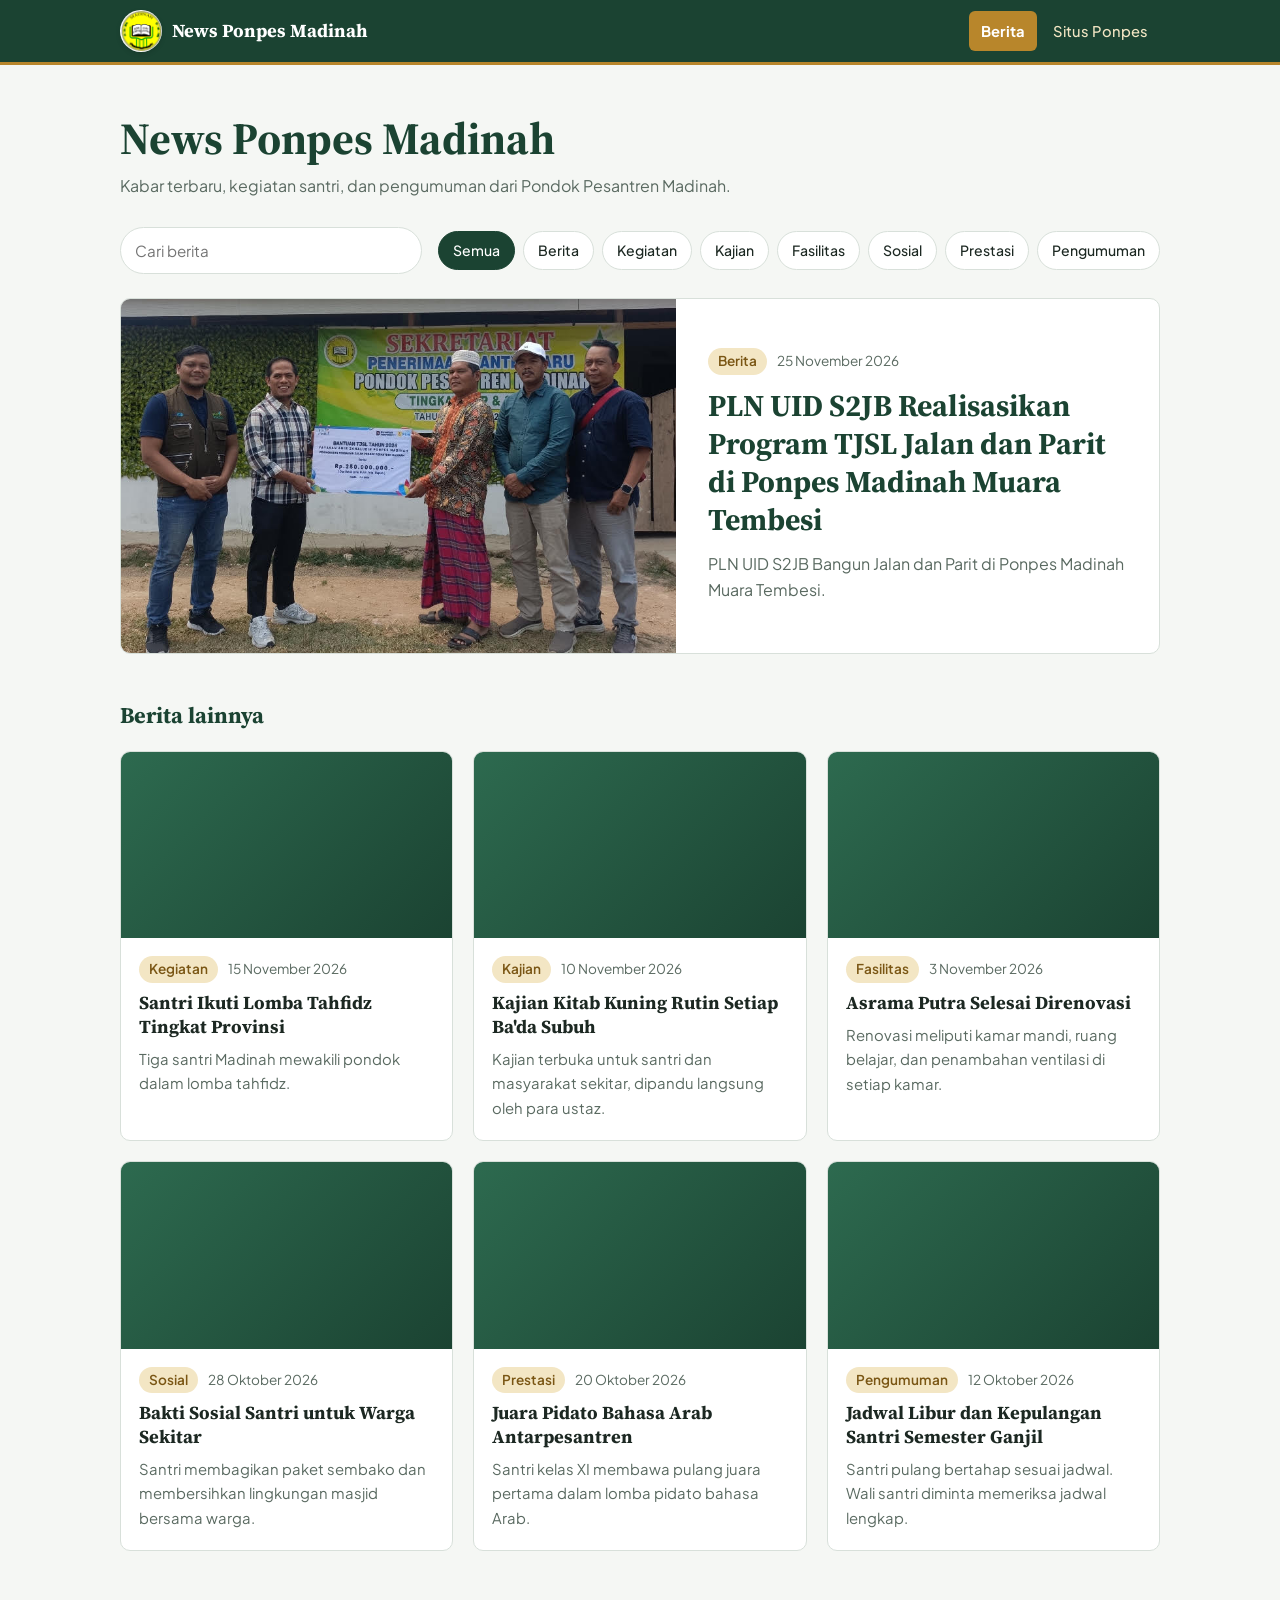
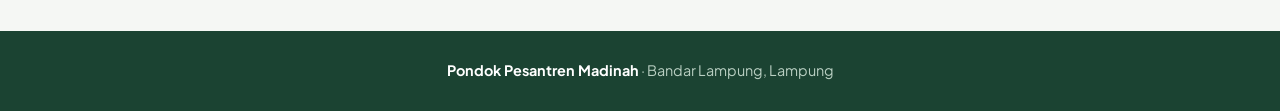
<file: index.html>
<!DOCTYPE html>
<html lang="id">
<head>
  <meta charset="UTF-8">
  <meta name="viewport" content="width=device-width, initial-scale=1">
  <title>News Ponpes Madinah</title>
  <meta name="description" content="Kabar terbaru dan kegiatan Pondok Pesantren Madinah.">
  
  <!-- Favicon menggunakan logo -->
  <link rel="icon" type="image/jpeg" href="logo.jpg">
  
  <link rel="preconnect" href="https://fonts.googleapis.com">
  <link rel="preconnect" href="https://fonts.gstatic.com" crossorigin>
  <link href="https://fonts.googleapis.com/css2?family=Plus+Jakarta+Sans:wght@400;500;600;700&family=Source+Serif+4:wght@400;600;700&display=swap" rel="stylesheet">
  <link rel="stylesheet" href="news.css">

  <style>
    /* Pengaturan Logo & Pemotongan Sudut Putih */
    .merek {
      display: inline-flex;
      align-items: center;
      gap: 10px;
      text-decoration: none;
    }

    .logo-ponpes {
      width: 42px;
      height: 42px;
      border-radius: 50%; /* Memotong pinggiran putih di sudut menjadi bulat */
      object-fit: cover;
      flex-shrink: 0;
      box-shadow: 0 2px 5px rgba(0, 0, 0, 0.12);
    }

    /* Penyesuaian agar nyaman dilihat di HP / Mobile */
    @media (max-width: 640px) {
      .header .wadah {
        display: flex;
        flex-wrap: wrap;
        align-items: center;
        justify-content: space-between;
        gap: 10px;
        padding-top: 12px;
        padding-bottom: 12px;
      }

      .merek {
        font-size: 1.05rem;
        gap: 8px;
      }

      .logo-ponpes {
        width: 34px;
        height: 34px;
      }

      .menu {
        display: flex;
        gap: 14px;
        margin: 0;
        padding: 0;
        font-size: 0.9rem;
      }

      .judul-halaman h1 {
        font-size: 1.5rem;
        line-height: 1.3;
      }

      .judul-halaman p {
        font-size: 0.92rem;
      }

      /* Kolom pencarian & filter lebih nyaman disentuh di layar HP */
      .alat {
        display: flex;
        flex-direction: column;
        gap: 10px;
      }

      .cari {
        width: 100%;
        font-size: 16px; /* Mencegah auto-zoom saat mengetik di browser HP */
        padding: 10px 14px;
      }

      .filter {
        display: flex;
        overflow-x: auto;
        gap: 8px;
        padding-bottom: 4px;
        -webkit-overflow-scrolling: touch;
      }

      .filter button {
        white-space: nowrap;
        flex-shrink: 0;
      }
    }
  </style>
</head>
<body data-halaman="daftar">

  <header class="header">
    <div class="wadah">
      <a class="merek" href="index.html">
        <img src="logo.jpg" alt="Logo Pondok Pesantren Madinah" class="logo-ponpes">
        <span>News Ponpes Madinah</span>
      </a>
      <nav aria-label="Menu utama">
        <ul class="menu">
          <li><a href="index.html" aria-current="page">Berita</a></li>
          <li><a class="luar" href="/" data-situs>Situs Ponpes</a></li>
        </ul>
      </nav>
    </div>
  </header>

  <main>
    <div class="wadah">
      <section class="judul-halaman">
        <h1>News Ponpes Madinah</h1>
        <p>Kabar terbaru, kegiatan santri, dan pengumuman dari Pondok Pesantren Madinah.</p>
      </section>

      <div class="alat">
        <input id="cari" class="cari" type="search" placeholder="Cari berita" aria-label="Cari berita">
        <div id="filter" class="filter" role="group" aria-label="Filter kategori"></div>
      </div>

      <div id="utama-wadah"></div>

      <h2 id="judul-daftar" class="bagian-judul" hidden>Berita lainnya</h2>
      <div id="daftar" class="daftar" aria-live="polite"></div>

      <div class="lebih-wadah">
        <button id="lebih" class="tombol" type="button" hidden>Tampilkan lebih banyak</button>
      </div>
    </div>
  </main>

  <footer class="footer">
    <div class="wadah">
      <strong>Pondok Pesantren Madinah</strong> &middot; Bandar Lampung, Lampung
    </div>
  </footer>

  <script src="data.js"></script>
  <script src="app.js"></script>
</body>
</html>
</file>
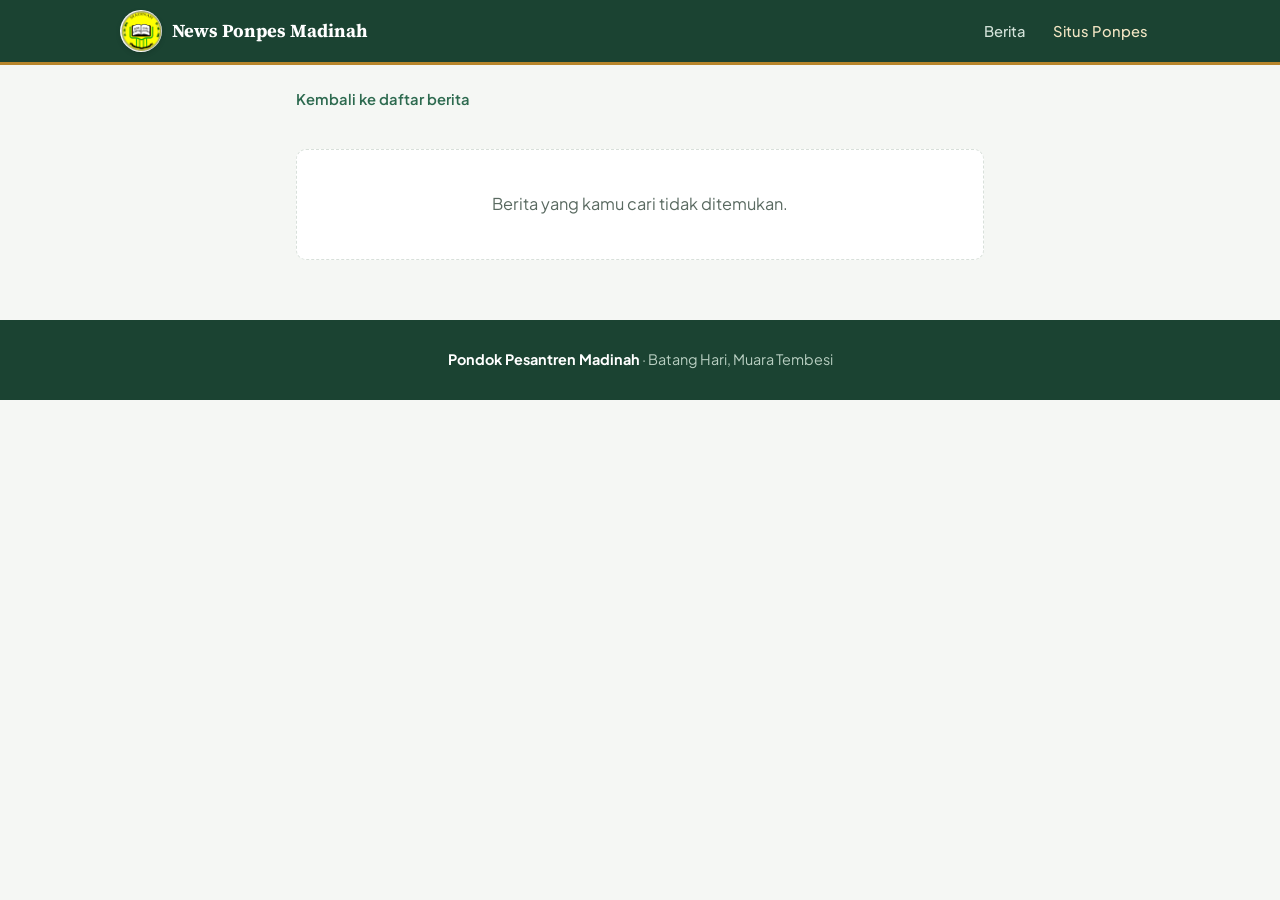
<file: artikel.html>
<!DOCTYPE html>
<html lang="id">
<head>
  <meta charset="UTF-8">
  <meta name="viewport" content="width=device-width, initial-scale=1">
  <title>Berita | News Ponpes Madinah</title>
  <meta name="description" content="Berita Pondok Pesantren Madinah.">

  <!-- Favicon menggunakan logo -->
  <link rel="icon" type="image/jpeg" href="logo.jpg">

  <link rel="preconnect" href="https://fonts.googleapis.com">
  <link rel="preconnect" href="https://fonts.gstatic.com" crossorigin>
  <link href="https://fonts.googleapis.com/css2?family=Plus+Jakarta+Sans:wght@400;500;600;700&family=Source+Serif+4:ital,wght@0,400;0,600;0,700;1,400&display=swap" rel="stylesheet">
  <link rel="stylesheet" href="news.css">

  <style>
    /* Pengaturan Logo & Pemotongan Sudut Putih */
    .merek {
      display: inline-flex;
      align-items: center;
      gap: 10px;
      text-decoration: none;
    }

    .logo-ponpes {
      width: 42px;
      height: 42px;
      border-radius: 50%;
      object-fit: cover;
      flex-shrink: 0;
      box-shadow: 0 2px 5px rgba(0, 0, 0, 0.12);
    }

    /* Kenyamanan membaca artikel di layar HP / Mobile */
    .artikel {
      max-width: 720px;
      margin: 0 auto;
      padding: 20px 16px;
      font-size: 1.02rem;
      line-height: 1.75;
      overflow-wrap: break-word;
    }

    .artikel img {
      max-width: 100%;
      height: auto;
      border-radius: 8px;
    }

    .artikel pre,
    .artikel table {
      max-width: 100%;
      overflow-x: auto;
      display: block;
    }

    .terkait {
      max-width: 720px;
      margin: 0 auto;
      padding: 0 16px 24px;
    }

    @media (max-width: 640px) {
      .header .wadah {
        display: flex;
        flex-wrap: wrap;
        align-items: center;
        justify-content: space-between;
        gap: 10px;
        padding-top: 12px;
        padding-bottom: 12px;
      }

      .merek {
        font-size: 1.05rem;
        gap: 8px;
      }

      .logo-ponpes {
        width: 34px;
        height: 34px;
      }

      .menu {
        display: flex;
        gap: 14px;
        margin: 0;
        padding: 0;
        font-size: 0.9rem;
      }

      .artikel {
        padding: 16px 14px;
        font-size: 1rem;
        line-height: 1.7;
      }

      .artikel h1 {
        font-size: 1.45rem;
        line-height: 1.3;
      }

      .artikel h2 {
        font-size: 1.2rem;
        line-height: 1.35;
      }

      .terkait {
        padding: 0 14px 20px;
      }
    }
  </style>
</head>
<body data-halaman="detail">

  <header class="header">
    <div class="wadah">
      <a class="merek" href="index.html">
        <img src="logo.jpg" alt="Logo Pondok Pesantren Madinah" class="logo-ponpes">
        <span>News Ponpes Madinah</span>
      </a>
      <nav aria-label="Menu utama">
        <ul class="menu">
          <li><a href="index.html">Berita</a></li>
          <li><a class="luar" href="/" data-situs>Situs Ponpes</a></li>
        </ul>
      </nav>
    </div>
  </header>

  <main>
    <article id="artikel" class="artikel"></article>
    <section id="terkait" class="terkait"></section>
  </main>

  <footer class="footer">
    <div class="wadah">
      <strong>Pondok Pesantren Madinah</strong> &middot; Batang Hari, Muara Tembesi
    </div>
  </footer>

  <script src="data.js"></script>
  <script src="app.js"></script>
</body>
</html>
</file>
<file: news.css>
/* =========================================================
   News Ponpes Madinah — news.css
   Dipakai oleh berita.html dan berita-detail.html
   Warna: hijau tua + emas. Tanpa JavaScript.
   ========================================================= */

:root {
  --hijau-tua: #1b4332;
  --hijau: #2d6a4f;
  --hijau-muda: #e4efe8;
  --emas: #b8862b;
  --emas-muda: #f3e6c4;
  --latar: #f5f7f4;
  --kartu: #ffffff;
  --teks: #1c2822;
  --teks-lembut: #5a6a61;
  --garis: #d8e0da;
  --radius: 10px;
  --lebar: 1080px;
  --font-judul: "Source Serif 4", "Georgia", "Times New Roman", serif;
  --font-isi: "Plus Jakarta Sans", "Segoe UI", system-ui, sans-serif;
}

*, *::before, *::after { box-sizing: border-box; }

html { scroll-behavior: smooth; }

body {
  margin: 0;
  background: var(--latar);
  color: var(--teks);
  font-family: var(--font-isi);
  font-size: 16px;
  line-height: 1.65;
  -webkit-font-smoothing: antialiased;
}

img { max-width: 100%; display: block; }
a { color: var(--hijau); text-decoration: none; }
a:hover { text-decoration: underline; }
a:focus-visible, summary:focus-visible {
  outline: 3px solid var(--emas);
  outline-offset: 3px;
  border-radius: 4px;
}

.wadah {
  width: 100%;
  max-width: var(--lebar);
  margin: 0 auto;
  padding: 0 20px;
}

/* ---------- Header / menu ---------- */
.header {
  position: sticky;
  top: 0;
  z-index: 10;
  background: var(--hijau-tua);
  border-bottom: 3px solid var(--emas);
}
.header .wadah {
  display: flex;
  align-items: center;
  justify-content: space-between;
  gap: 16px;
  min-height: 62px;
}
.merek {
  font-family: var(--font-judul);
  font-size: 1.15rem;
  font-weight: 700;
  color: #fff;
  white-space: nowrap;
}
.merek:hover { text-decoration: none; }
.menu {
  display: flex;
  gap: 4px;
  margin: 0;
  padding: 0;
  list-style: none;
  overflow-x: auto;
  scrollbar-width: none;
}
.menu::-webkit-scrollbar { display: none; }
.menu a {
  display: block;
  padding: 8px 12px;
  color: #d4e3da;
  font-size: 0.92rem;
  font-weight: 500;
  border-radius: 6px;
  white-space: nowrap;
}
.menu a:hover { background: rgba(255, 255, 255, 0.1); text-decoration: none; }
.menu a[aria-current="page"] {
  background: var(--emas);
  color: #fff;
  font-weight: 700;
}

/* ---------- Judul halaman ---------- */
.judul-halaman {
  padding: 48px 0 28px;
}
.judul-halaman h1 {
  margin: 0 0 8px;
  font-family: var(--font-judul);
  font-size: clamp(1.9rem, 5vw, 2.8rem);
  line-height: 1.15;
  color: var(--hijau-tua);
}
.judul-halaman p {
  margin: 0;
  max-width: 56ch;
  color: var(--teks-lembut);
}

/* ---------- Penanda kategori + tanggal ---------- */
.info {
  display: flex;
  flex-wrap: wrap;
  align-items: center;
  gap: 10px;
  font-size: 0.85rem;
  color: var(--teks-lembut);
}
.kategori {
  padding: 2px 10px;
  background: var(--emas-muda);
  color: #7a5614;
  border-radius: 999px;
  font-weight: 600;
}

/* ---------- Berita utama ---------- */
.utama {
  display: grid;
  grid-template-columns: 1.15fr 1fr;
  background: var(--kartu);
  border: 1px solid var(--garis);
  border-radius: var(--radius);
  overflow: hidden;
}
.utama .gambar { min-height: 280px; }
.utama .isi {
  display: flex;
  flex-direction: column;
  justify-content: center;
  gap: 12px;
  padding: 32px;
}
.utama h2 {
  margin: 0;
  font-family: var(--font-judul);
  font-size: clamp(1.4rem, 3vw, 1.9rem);
  line-height: 1.25;
}
.utama h2 a { color: var(--hijau-tua); }
.utama p { margin: 0; color: var(--teks-lembut); }

/* ---------- Gambar placeholder (ganti dengan <img>) ---------- */
.gambar {
  background:
    linear-gradient(135deg, var(--hijau) 0%, var(--hijau-tua) 100%);
  position: relative;
}
.gambar img {
  width: 100%;
  height: 100%;
  object-fit: cover;
}

/* ---------- Daftar berita ---------- */
.bagian-judul {
  margin: 44px 0 16px;
  font-family: var(--font-judul);
  font-size: 1.4rem;
  color: var(--hijau-tua);
}
.daftar {
  display: grid;
  grid-template-columns: repeat(3, 1fr);
  gap: 20px;
  padding-bottom: 56px;
}
.kartu {
  display: flex;
  flex-direction: column;
  background: var(--kartu);
  border: 1px solid var(--garis);
  border-radius: var(--radius);
  overflow: hidden;
}
.kartu .gambar { aspect-ratio: 16 / 9; }
.kartu .isi {
  display: flex;
  flex-direction: column;
  gap: 8px;
  padding: 18px 18px 20px;
  flex: 1;
}
.kartu h3 {
  margin: 0;
  font-family: var(--font-judul);
  font-size: 1.15rem;
  line-height: 1.3;
}
.kartu h3 a { color: var(--teks); }
.kartu h3 a:hover { color: var(--hijau); }
.kartu p {
  margin: 0;
  font-size: 0.93rem;
  color: var(--teks-lembut);
}

/* ---------- Halaman detail ---------- */
.artikel {
  max-width: 720px;
  margin: 0 auto;
  padding: 40px 20px 64px;
}
.artikel .kembali {
  display: inline-block;
  margin-bottom: 20px;
  font-size: 0.92rem;
  font-weight: 600;
}
.artikel h1 {
  margin: 12px 0 14px;
  font-family: var(--font-judul);
  font-size: clamp(1.8rem, 5vw, 2.5rem);
  line-height: 1.2;
  color: var(--hijau-tua);
}
.artikel .gambar {
  aspect-ratio: 16 / 9;
  margin: 24px 0;
  border-radius: var(--radius);
  overflow: hidden;
}
.artikel .badan {
  font-family: var(--font-judul);
  font-size: 1.1rem;
  line-height: 1.8;
}
.artikel .badan p { margin: 0 0 1.2em; }
.artikel .badan h2 {
  margin: 1.8em 0 0.6em;
  font-size: 1.4rem;
  color: var(--hijau-tua);
}
.artikel blockquote {
  margin: 1.5em 0;
  padding: 4px 0 4px 20px;
  border-left: 4px solid var(--emas);
  color: var(--hijau-tua);
  font-style: italic;
}

/* ---------- Footer ---------- */
.footer {
  background: var(--hijau-tua);
  color: #b9cfc2;
  padding: 28px 0;
  font-size: 0.9rem;
  text-align: center;
}
.footer strong { color: #fff; }

/* ---------- Responsif ---------- */
@media (max-width: 860px) {
  .utama { grid-template-columns: 1fr; }
  .utama .gambar { min-height: 200px; aspect-ratio: 16 / 9; }
  .utama .isi { padding: 22px; }
  .daftar { grid-template-columns: repeat(2, 1fr); }
}
@media (max-width: 560px) {
  .daftar { grid-template-columns: 1fr; }
  .judul-halaman { padding-top: 32px; }
}

@media (prefers-reduced-motion: reduce) {
  html { scroll-behavior: auto; }
}

/* =========================================================
   Tambahan untuk versi JS: pencarian, filter, tombol, dll
   ========================================================= */
.alat {
  display: flex;
  flex-wrap: wrap;
  align-items: center;
  gap: 12px 16px;
  margin-bottom: 24px;
}
.cari {
  flex: 1 1 240px;
  max-width: 360px;
  padding: 10px 14px;
  border: 1px solid var(--garis);
  border-radius: 999px;
  background: var(--kartu);
  color: var(--teks);
  font: inherit;
  font-size: 0.95rem;
}
.cari:focus-visible { outline: 3px solid var(--emas); outline-offset: 2px; }
.filter { display: flex; flex-wrap: wrap; gap: 8px; }
.chip {
  padding: 7px 14px;
  border: 1px solid var(--garis);
  border-radius: 999px;
  background: var(--kartu);
  color: var(--teks);
  font: inherit;
  font-size: 0.88rem;
  font-weight: 500;
  cursor: pointer;
}
.chip:hover { border-color: var(--hijau); }
.chip[aria-pressed="true"] {
  background: var(--hijau-tua);
  border-color: var(--hijau-tua);
  color: #fff;
}
.chip:focus-visible { outline: 3px solid var(--emas); outline-offset: 2px; }

#utama-wadah:not(:empty) { margin-bottom: 8px; }
.daftar { padding-bottom: 24px; }

.kosong {
  grid-column: 1 / -1;
  padding: 40px 20px;
  text-align: center;
  color: var(--teks-lembut);
  background: var(--kartu);
  border: 1px dashed var(--garis);
  border-radius: var(--radius);
}
.lebih-wadah { text-align: center; padding-bottom: 56px; }
.tombol {
  display: inline-block;
  padding: 11px 24px;
  border: 0;
  border-radius: 999px;
  background: var(--hijau-tua);
  color: #fff;
  font: inherit;
  font-weight: 600;
  cursor: pointer;
}
.tombol:hover { background: var(--hijau); text-decoration: none; }
.tombol:focus-visible { outline: 3px solid var(--emas); outline-offset: 3px; }
.tombol[hidden] { display: none; }

.bagikan {
  margin-top: 32px;
  padding-top: 20px;
  border-top: 1px solid var(--garis);
  display: flex;
  align-items: center;
  gap: 12px;
  flex-wrap: wrap;
  font-size: 0.95rem;
  color: var(--teks-lembut);
}
.terkait { max-width: var(--lebar); margin: 0 auto; padding: 0 20px 56px; }
.terkait .daftar { padding-bottom: 0; }
.menu a.luar { color: var(--emas-muda); }
</file>
